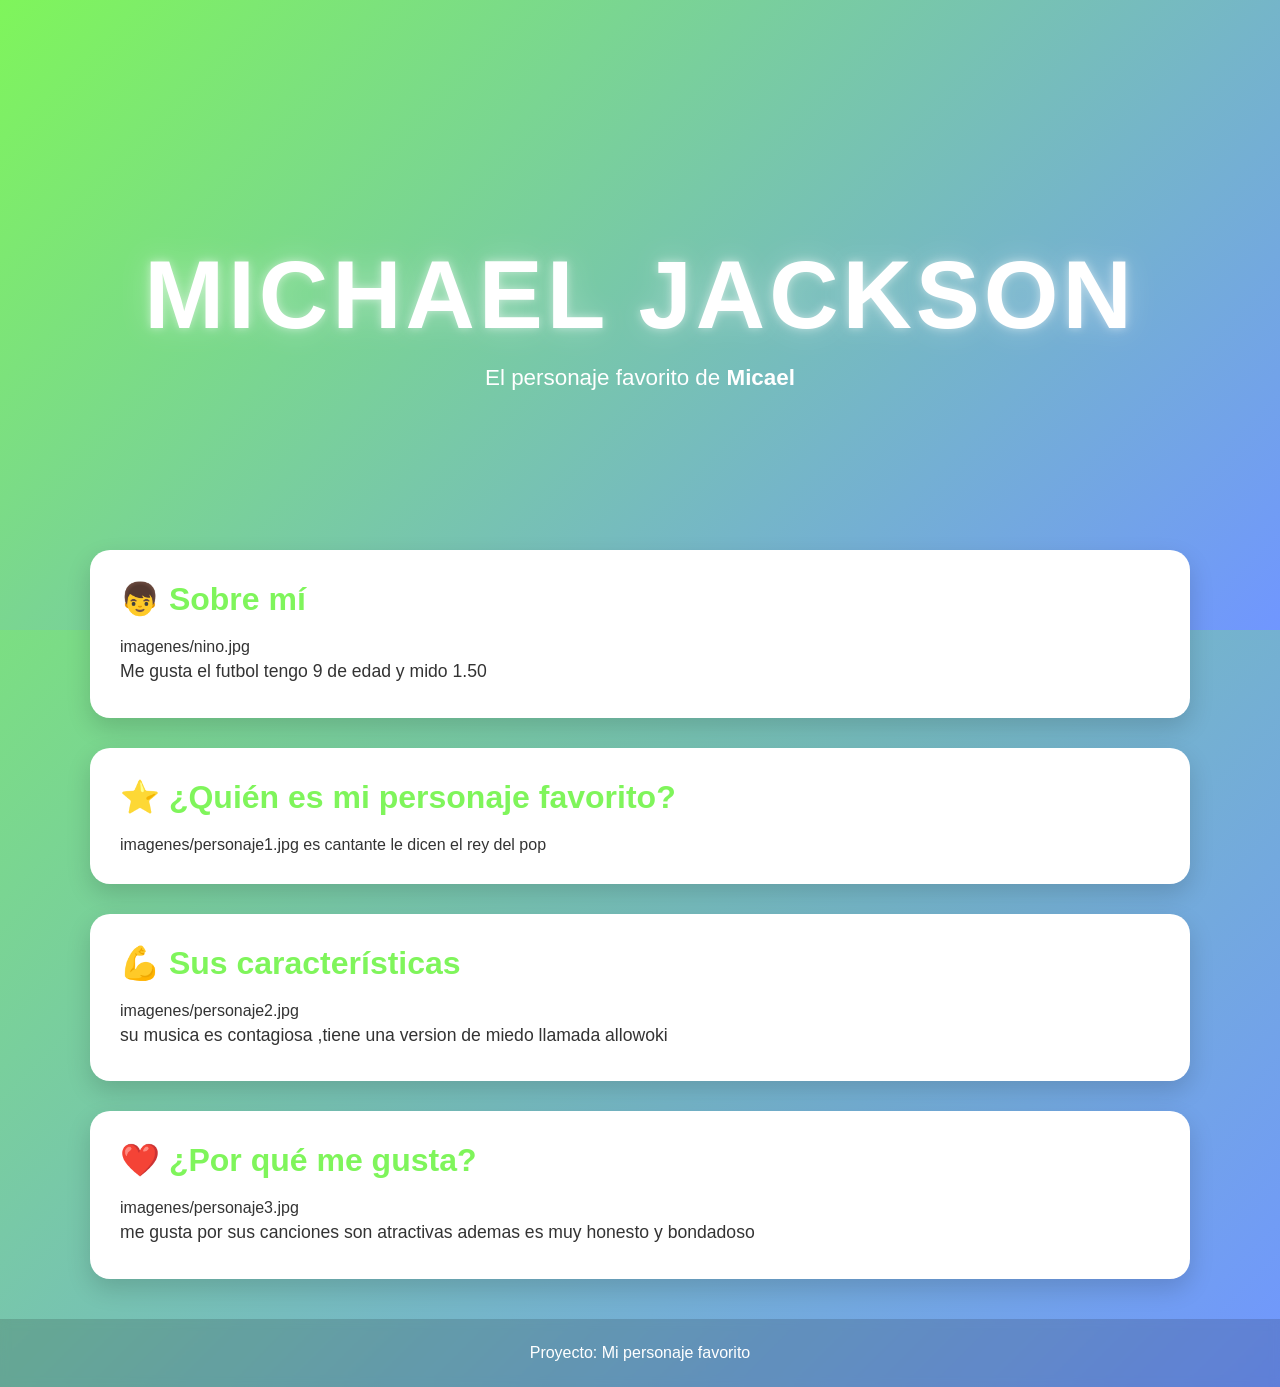
<file: docs/personajeFavorito/index.html>
<!DOCTYPE html>
<html lang="es">

<head>
    <meta charset="UTF-8">
    <meta name="viewport" content="width=device-width, initial-scale=1.0">
    <title>[Nombre del Personaje]</title>
    <link rel="stylesheet" href="style.css">
</head>

<body>

    <header class="hero">
        <div class="hero-content">
            <h1>Michael Jackson</h1>
            <p>El personaje favorito de <strong>Micael</strong></p>
        </div>
    </header>

    <main>

        <section class="card">
            <h2>👦 Sobre mí</h2>
            imagenes/nino.jpg

            <p>
                Me gusta el futbol tengo 9 de edad y mido 1.50
            </p>
        </section>

        <section class="card">
            <h2>⭐ ¿Quién es mi personaje favorito?</h2>
            imagenes/personaje1.jpg

                 es cantante le dicen el rey del pop 
            </p>
        </section>

        <section class="card">
            <h2>💪 Sus características</h2>
            imagenes/personaje2.jpg

            <p>
                su musica es contagiosa ,tiene una version de miedo llamada allowoki
            
            </p>
        </section>

        <section class="card">
            <h2>❤️ ¿Por qué me gusta?</h2>
            imagenes/personaje3.jpg

            <p>
                me gusta por sus canciones son atractivas ademas es muy honesto 
                y bondadoso
            </p>
        </section>

    </main>

    <footer>
        <p>Proyecto: Mi personaje favorito</p>
    </footer>

</body>

</html>
</file>
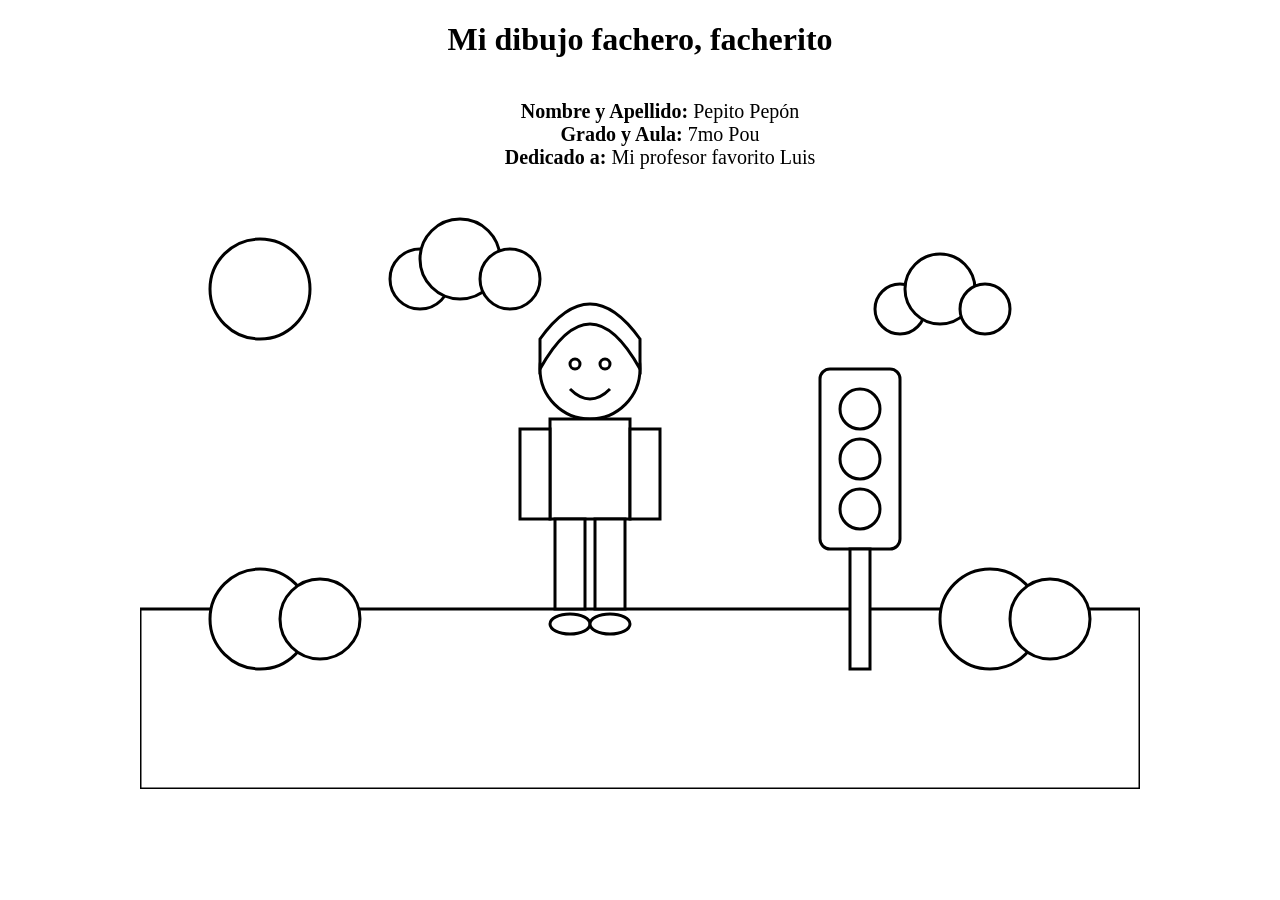
<file: docs/semaforoRGB/index.html>
<!DOCTYPE html>
<html lang="es">
<head>
    <meta charset="UTF-8">
    <title>Dibujo para colorear</title>
    <link rel="stylesheet" href="estilos.css">
</head>
<body>
<h1>Mi dibujo fachero, facherito</h1>
<ul>
  <li><strong>Nombre y Apellido:</strong> Pepito Pepón</li>
  <li><strong>Grado y Aula:</strong> 7mo Pou</li>
  <li><strong>Dedicado a:</strong> Mi profesor favorito Luis</li>
</ul>
<svg viewBox="0 0 1000 600" class="dibujo cielo">

    <!-- Sol -->
    <circle class="sol" cx="120" cy="100" r="50"/>

    <!-- Nubes -->
    <g class="nube">
        <circle class="nube-cuerpo" cx="280" cy="90" r="30"/>
        <circle class="nube-cuerpo" cx="320" cy="70" r="40"/>
        <circle class="nube-cuerpo" cx="370" cy="90" r="30"/>
    </g>

    <g class="nube">
        <circle class="nube-cuerpo" cx="760" cy="120" r="25"/>
        <circle class="nube-cuerpo" cx="800" cy="100" r="35"/>
        <circle class="nube-cuerpo" cx="845" cy="120" r="25"/>
    </g>

    <!-- Césped -->
    <rect class="cesped" x="0" y="420" width="1000" height="180"/>

    <!-- Arbustos -->
    <circle class="arbusto" cx="120" cy="430" r="50"/>
    <circle class="arbusto" cx="180" cy="430" r="40"/>

    <circle class="arbusto" cx="850" cy="430" r="50"/>
    <circle class="arbusto" cx="910" cy="430" r="40"/>

    <!-- Semáforo -->
    <g class="semaforo">

        <rect class="cuerpo-semaforo"
              x="680"
              y="180"
              width="80"
              height="180"
              rx="10"/>

        <circle class="luz-roja"
                cx="720"
                cy="220"
                r="20"/>

        <circle class="luz-amarilla"
                cx="720"
                cy="270"
                r="20"/>

        <circle class="luz-verde"
                cx="720"
                cy="320"
                r="20"/>

        <rect class="palo-semaforo"
              x="710"
              y="360"
              width="20"
              height="120"/>

    </g>

    <!-- Persona -->

    <!-- Cabeza -->
    <circle class="piel"
            cx="450"
            cy="180"
            r="50"/>

    <!-- Cabello -->
    <path class="cabello"
          d="M400 180
             Q450 90 500 180
             L500 150
             Q450 80 400 150 Z"/>

    <!-- Ojos -->
    <circle class="ojo"
            cx="435"
            cy="175"
            r="5"/>

    <circle class="ojo"
            cx="465"
            cy="175"
            r="5"/>

    <!-- Sonrisa -->
    <path class="boca"
          d="M430 200 Q450 220 470 200"/>

    <!-- Polo -->
    <rect class="polo"
          x="410"
          y="230"
          width="80"
          height="100"/>

    <!-- Brazos -->
    <rect class="piel"
          x="380"
          y="240"
          width="30"
          height="90"/>

    <rect class="piel"
          x="490"
          y="240"
          width="30"
          height="90"/>

    <!-- Pantalón -->
    <rect class="pantalon"
          x="415"
          y="330"
          width="30"
          height="90"/>

    <rect class="pantalon"
          x="455"
          y="330"
          width="30"
          height="90"/>

    <!-- Zapatos -->
    <ellipse class="zapato"
             cx="430"
             cy="435"
             rx="20"
             ry="10"/>

    <ellipse class="zapato"
             cx="470"
             cy="435"
             rx="20"
             ry="10"/>

</svg>

</body>
</html>
</file>
<file: docs/personajeFavorito/style.css>
/*======================================
  PALETA DE COLORES
======================================*/
:root {
    --color-primario: #7ff55b;
    --color-secundario: #7096ff;
}

/*======================================
  CONFIGURACIÓN GENERAL
======================================*/
* {
    margin: 0;
    padding: 0;
    box-sizing: border-box;
}

body {
    font-family: "Segoe UI", Arial, sans-serif;

    background: linear-gradient(
        135deg,
        var(--color-primario),
        var(--color-secundario)
    );

    min-height: 100vh;
    color: #333;
}

/*======================================
  HERO
======================================*/
.hero {
    height: 70vh;

    display: flex;
    justify-content: center;
    align-items: center;

    text-align: center;

    background: linear-gradient(
        135deg,
        var(--color-primario),
        var(--color-secundario)
    );

    color: rgb(255, 255, 255);
}

.hero-content {
    animation: aparecer 1.5s ease;
}

.hero h1 {
    font-size: clamp(3rem, 8vw, 6rem);
    letter-spacing: 4px;
    text-transform: uppercase;

    text-shadow:
        0 0 10px rgba(255,255,255,.5),
        0 0 30px rgba(255,255,255,.3);

    animation: flotar 3s ease-in-out infinite;
}

.hero p {
    font-size: 1.4rem;
    margin-top: 15px;
}

/*======================================
  CONTENEDOR
======================================*/
main {
    width: 90%;
    max-width: 1100px;

    margin: -80px auto 40px;
}

/*======================================
  TARJETAS
======================================*/
.card {
    background: white;

    margin-bottom: 30px;
    padding: 30px;

    border-radius: 20px;

    box-shadow: 0 10px 25px rgba(0,0,0,.15);

    transition: .3s;
}

.card:hover {
    transform: translateY(-8px);
}

.card h2 {
    color: var(--color-primario);
    margin-bottom: 20px;
    font-size: 2rem;
}

.card img {
    width: 100%;
    max-width: 450px;

    display: block;
    margin: 20px auto;

    border-radius: 15px;

    transition: .4s;
}

.card img:hover {
    transform: scale(1.05);
}

.card p {
    font-size: 1.1rem;
    line-height: 1.8;
}

/*======================================
  FOOTER
======================================*/
footer {
    text-align: center;

    padding: 25px;

    color: white;

    background: rgba(0,0,0,.15);

    backdrop-filter: blur(5px);
}

/*======================================
  ANIMACIONES
======================================*/
@keyframes aparecer {
    from {
        opacity: 0;
        transform: translateY(40px);
    }

    to {
        opacity: 1;
        transform: translateY(0);
    }
}

@keyframes flotar {
    0% {
        transform: translateY(0);
    }

    50% {
        transform: translateY(-10px);
    }

    100% {
        transform: translateY(0);
    }
}

/*======================================
  RESPONSIVE
======================================*/
@media (max-width: 768px) {

    .hero {
        height: 55vh;
    }

    .hero p {
        font-size: 1rem;
    }

    .card {
        padding: 20px;
    }

    .card h2 {
        font-size: 1.5rem;
    }
}
</file>
<file: docs/semaforoRGB/estilos.css>
body{
    margin:0;
    display:flex;
    justify-content:center;
    background:white;
    flex-direction: column;
    align-items: center;

}
h1 {
  text-align: center;
}
ul {
  list-style-type: none;
  display: flex;
  flex-direction: column;
  align-items: center;
  font-size: 20px;
}
.dibujo{
    width:1000px;
}

.cielo,
.sol,
.nube-cuerpo,
.cesped,
.arbusto,
.cuerpo-semaforo,
.luz-roja,
.luz-amarilla,
.luz-verde,
.palo-semaforo,
.piel,
.cabello,
.ojo,
.polo,
.pantalon,
.zapato{
    fill:white;
    stroke:black;
    stroke-width:3;
}
</file>
